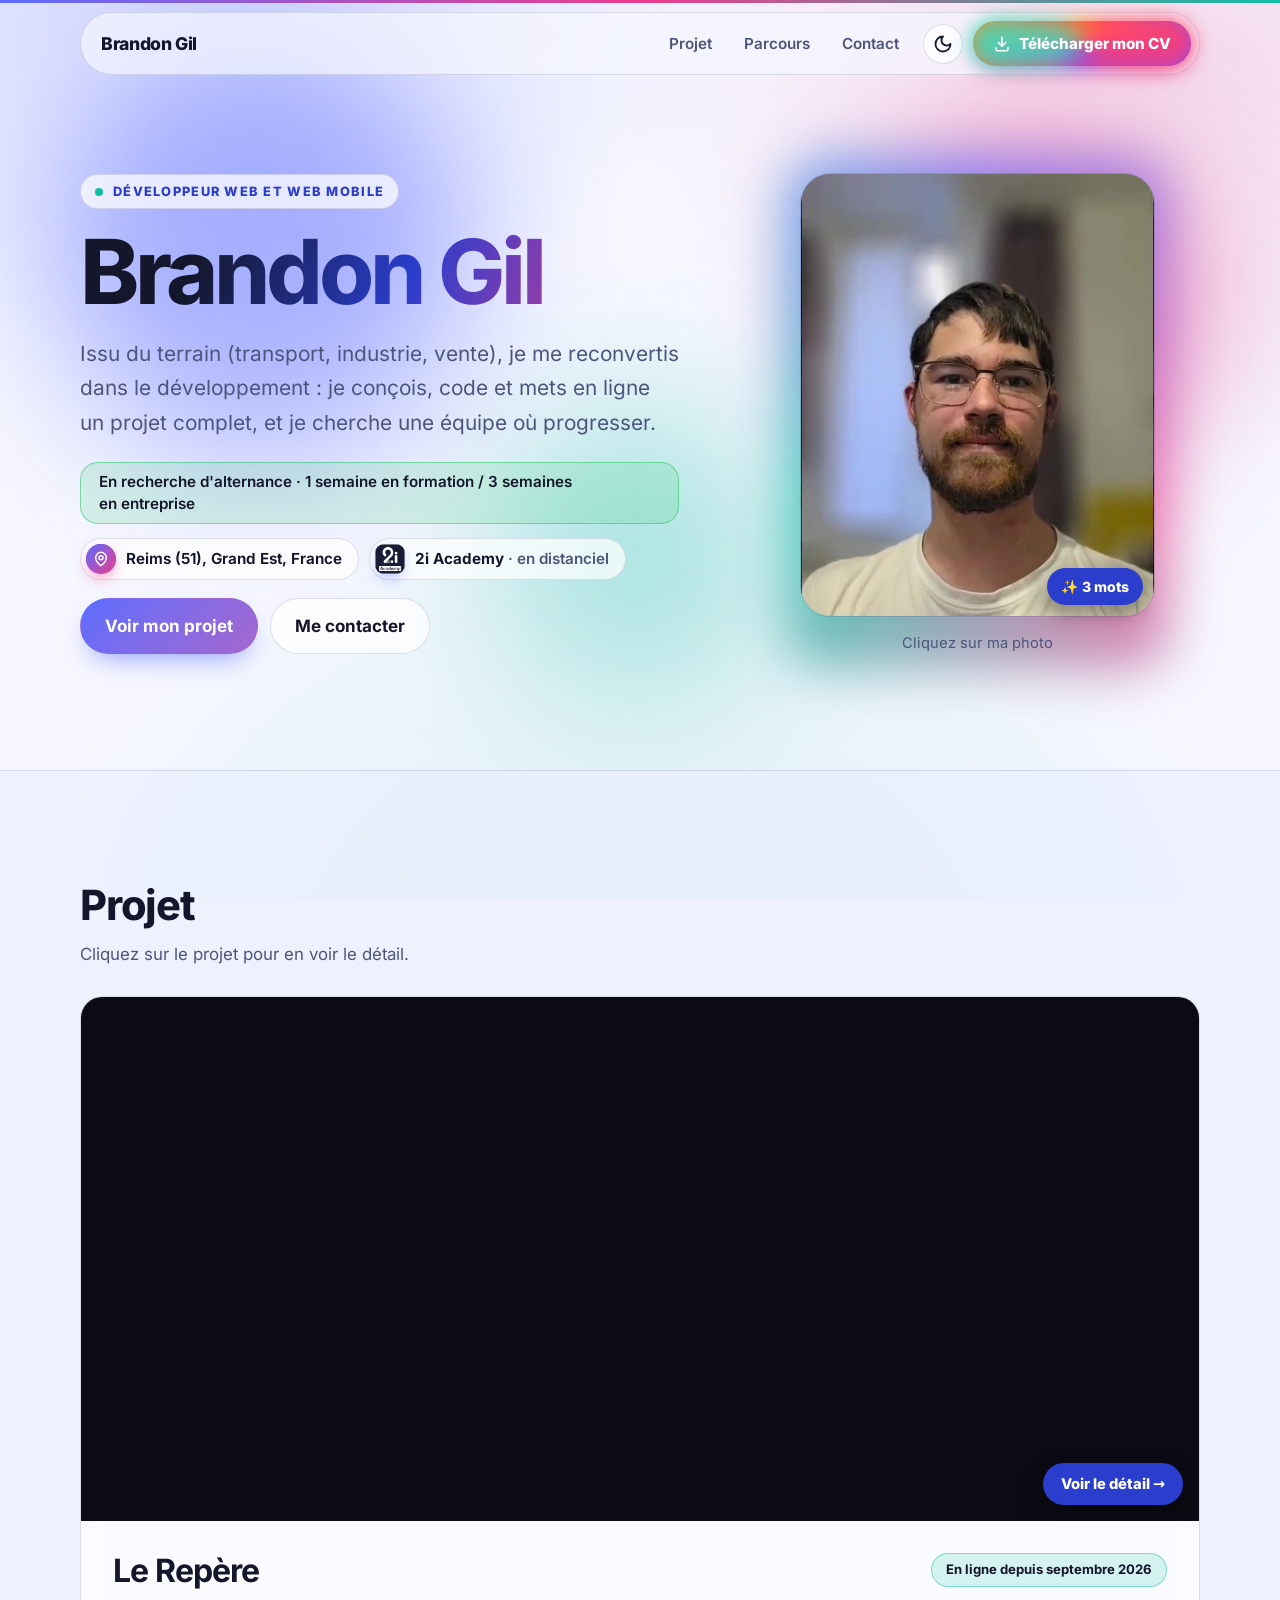
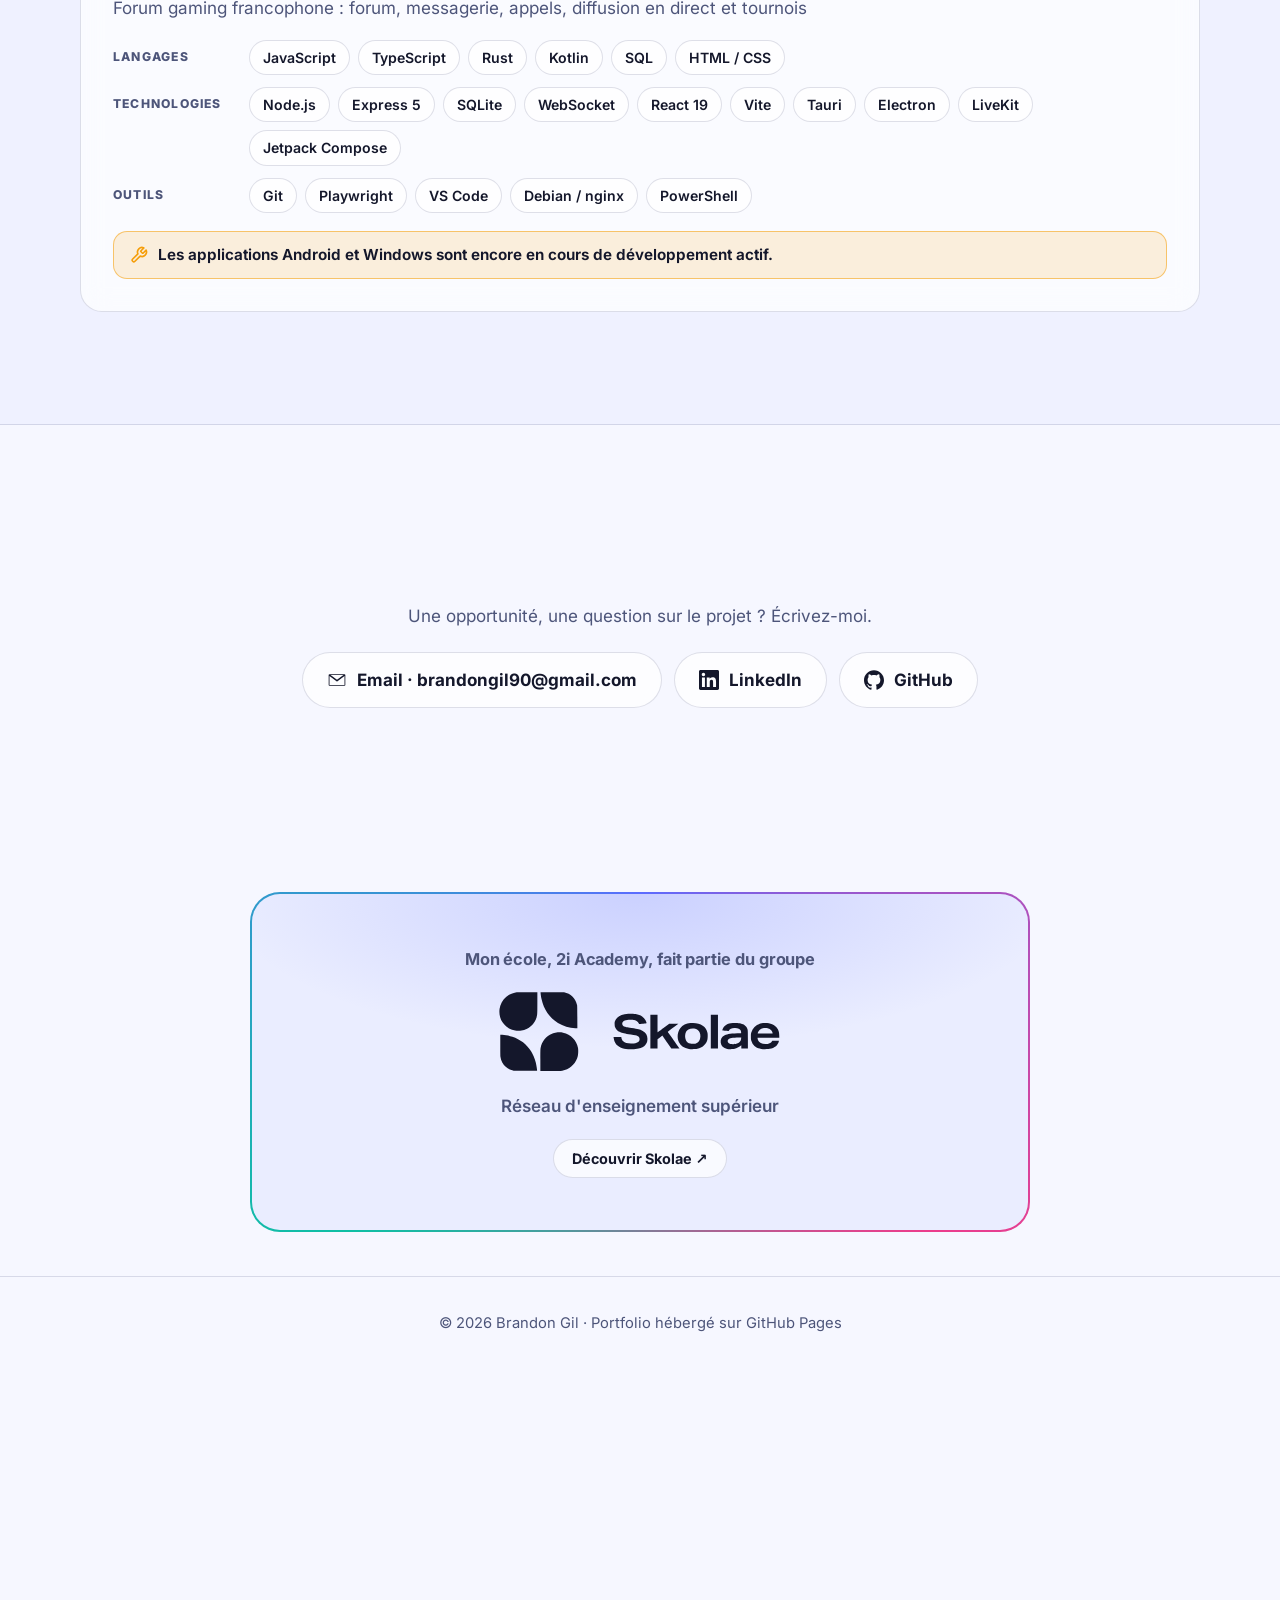
<file: index.html>
<!doctype html>
<html lang="fr">
<head>
  <meta charset="utf-8">
  <meta name="viewport" content="width=device-width, initial-scale=1, viewport-fit=cover">
  <meta http-equiv="Content-Security-Policy" content="default-src 'self'; script-src 'self'; style-src 'self'; img-src 'self' data:; font-src 'self'; connect-src 'self'; base-uri 'self'; form-action 'none'; object-src 'none'">
  <title>Brandon Gil — Développeur Web et Web Mobile</title>
  <meta name="description" content="Portfolio de Brandon Gil, en recherche d'alternance : Le Repère, forum gaming francophone avec messagerie, appels, live, tournois, applications Windows et Android (en cours de développement actif).">
  <meta name="color-scheme" content="dark light">
  <meta name="theme-color" content="#0b0e1a" media="(prefers-color-scheme: dark)">
  <meta name="theme-color" content="#f6f7ff" media="(prefers-color-scheme: light)">
  <link rel="canonical" href="https://brandon-gil.github.io/">
  <meta property="og:type" content="website">
  <meta property="og:locale" content="fr_FR">
  <meta property="og:title" content="Brandon Gil — Développeur Web et Web Mobile">
  <meta property="og:description" content="Portfolio de Brandon Gil, en recherche d'alternance : Le Repère, forum gaming francophone avec messagerie, appels, live, tournois, applications Windows et Android (en cours de développement actif).">
  <meta property="og:url" content="https://brandon-gil.github.io/">
  <meta property="og:image" content="https://brandon-gil.github.io/assets/og.jpg">
  <meta property="og:image:width" content="1200">
  <meta property="og:image:height" content="630">
  <meta name="twitter:card" content="summary_large_image">
  <link rel="icon" href="assets/favicon.svg" type="image/svg+xml">
  <link rel="preload" href="assets/fonts/Inter-latin-wght.woff2" as="font" type="font/woff2" crossorigin>
  <script src="theme.js"></script>
  <link rel="stylesheet" href="style.css?v=202610230958">
  <script type="application/ld+json">
  {"@context":"https://schema.org","@type":"Person","name":"Brandon Gil","jobTitle":"Développeur Web et Web Mobile (en recherche d'alternance)","url":"https://brandon-gil.github.io/","address":{"@type":"PostalAddress","addressLocality":"Reims","addressRegion":"Grand Est","addressCountry":"FR"},"sameAs":["https://github.com/brandon-gil","https://www.linkedin.com/in/brandon-gil-7746b1264"],"knowsAbout":["JavaScript","TypeScript","Node.js","React","Rust","Kotlin","SQLite","Playwright"]}
  </script>
</head>
<body data-page="accueil">
  <div class="progres" aria-hidden="true"></div>
  <a class="evitement" href="#contenu">Aller au contenu</a>

  <header class="barre">
    <div class="barre-interieur">
      <a class="marque" href="index.html" id="marque">Brandon Gil</a>
      <nav aria-label="Pages" class="menu">
        <a href="index.html#projets" data-nav="projet">Projet</a>
        <a href="parcours.html" data-nav="parcours">Parcours</a>
        <a href="index.html#contact" id="menu-contact" hidden>Contact</a>
      </nav>
      <button type="button" class="theme-bouton" id="theme-bouton" aria-label="Changer de thème"></button>
      <a class="cv-bouton" id="cv-bouton" hidden target="_blank" rel="noopener"></a>
    </div>
  </header>

  <main id="contenu">
    <section class="heros" id="haut" aria-labelledby="titre-nom">
      <div class="aurore" aria-hidden="true"><span></span><span></span><span></span></div>
      <div class="conteneur heros-grille">
        <div class="heros-texte">
          <p class="surtitre" id="titre-metier"></p>
          <h1 id="titre-nom"></h1>
          <p class="accroche" id="accroche"></p>
          <p class="dispo" id="dispo" hidden></p>
          <div class="infos-hero">
            <p class="lieu" id="lieu" hidden></p>
            <a class="ecole-puce" id="ecole-puce" hidden></a>
          </div>
          <div class="actions">
            <a class="bouton" href="#projets">Voir mon projet</a>
            <a class="bouton bouton-secondaire" href="#contact" id="cta-contact" hidden>Me contacter</a>
          </div>
        </div>
        <figure class="portrait">
          <button type="button" class="portrait-bouton" id="portrait-bouton" aria-expanded="false">
            <span class="retourne">
              <img id="photo" width="508" height="680" alt="" fetchpriority="high">
              <span class="mots-voile" id="mots-voile" aria-hidden="true"></span>
            </span>
            <span class="pastille" id="pastille" hidden>✨ 3 mots</span>
          </button>
          <figcaption class="portrait-aide" id="portrait-aide" hidden>Cliquez sur ma photo</figcaption>
        </figure>
      </div>
    </section>

    <section class="section section-alt" id="projets" aria-labelledby="titre-projets">
      <div class="conteneur">
        <h2 id="titre-projets">Projet</h2>
        <p class="aide intro-section">Cliquez sur le projet pour en voir le détail.</p>
        <div class="liste-projets" id="liste-projets"></div>
      </div>
    </section>

    <section class="section" id="contact" aria-labelledby="titre-contact" hidden>
      <div class="conteneur etroit centre">
        <h2 id="titre-contact">Contact</h2>
        <p class="aide">Une opportunité, une question sur le projet ? Écrivez-moi.</p>
        <ul class="contacts" id="liste-contacts"></ul>
      </div>
    </section>

    <noscript>
      <section class="section">
        <div class="conteneur etroit">
          <h2>Brandon Gil — Développeur Web et Web Mobile</h2>
          <p>Ce portfolio affiche son contenu avec JavaScript. En bref : en recherche d'alternance, auteur de <strong>Le Repère</strong>, un forum gaming francophone (forum, messagerie en temps réel, diffusion en direct, tournois ; applications Windows et Android en cours de développement actif).</p>
          <p><a href="https://xn--lerepre-forum-0gb.fr">Voir Le Repère en ligne</a></p>
        </div>
      </section>
    </noscript>
  </main>

  <section class="groupe" id="groupe" aria-label="Groupe d'appartenance de mon école" hidden>
    <div class="conteneur etroit"></div>
  </section>

  <footer class="pied">
    <div class="conteneur"><p>© <span id="annee"></span> <span id="pied-nom">Brandon Gil</span> · Portfolio hébergé sur GitHub Pages</p></div>
  </footer>

  <script type="module" src="app.js?v=202610230958"></script>
</body>
</html>
</file>
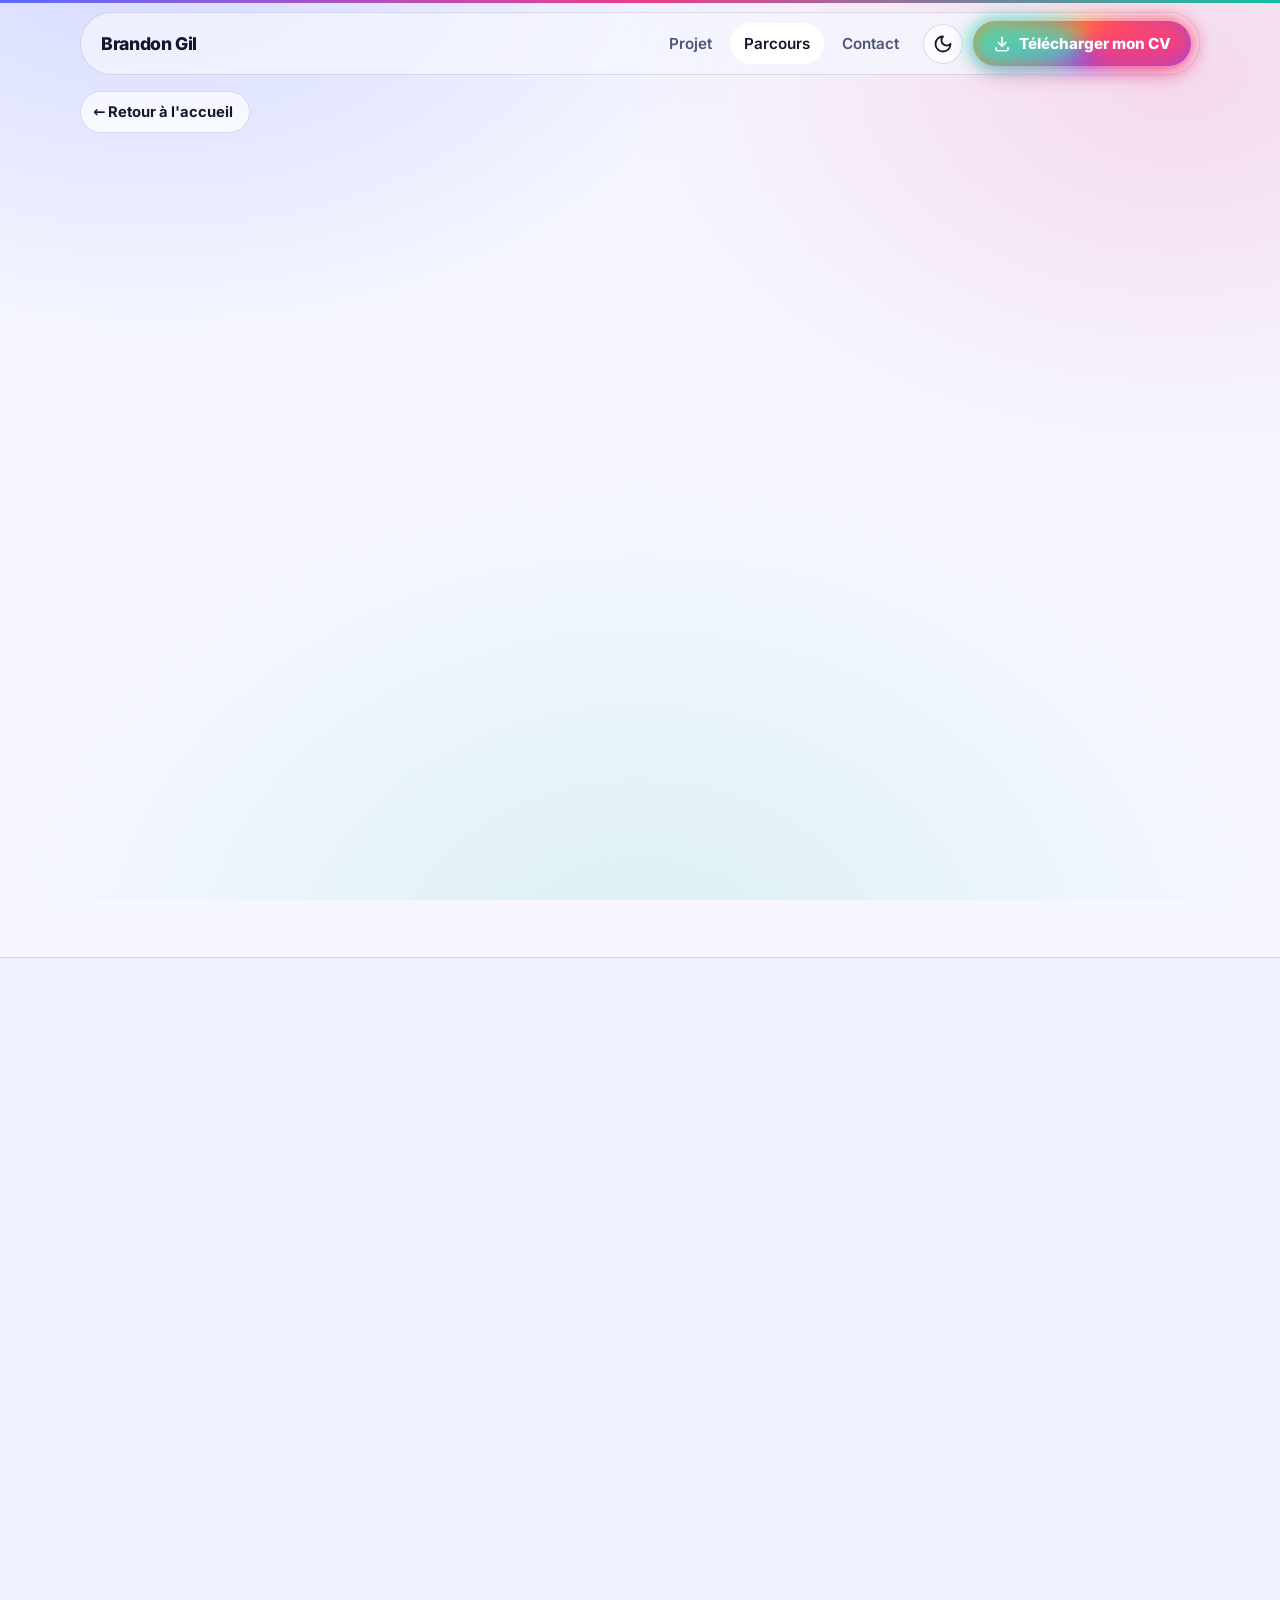
<file: parcours.html>
<!doctype html>
<html lang="fr">
<head>
  <meta charset="utf-8">
  <meta name="viewport" content="width=device-width, initial-scale=1, viewport-fit=cover">
  <meta http-equiv="Content-Security-Policy" content="default-src 'self'; script-src 'self'; style-src 'self'; img-src 'self' data:; font-src 'self'; connect-src 'self'; base-uri 'self'; form-action 'none'; object-src 'none'">
  <title>Parcours — Brandon Gil</title>
  <meta name="description" content="Parcours de Brandon Gil : à propos, compétences, formation (Titre Professionnel Développeur Web et Web Mobile) et expériences professionnelles.">
  <meta name="color-scheme" content="dark light">
  <meta name="theme-color" content="#0b0e1a" media="(prefers-color-scheme: dark)">
  <meta name="theme-color" content="#f6f7ff" media="(prefers-color-scheme: light)">
  <link rel="canonical" href="https://brandon-gil.github.io/parcours.html">
  <meta property="og:type" content="website">
  <meta property="og:locale" content="fr_FR">
  <meta property="og:title" content="Parcours — Brandon Gil">
  <meta property="og:description" content="Parcours de Brandon Gil : à propos, compétences, formation (Titre Professionnel Développeur Web et Web Mobile) et expériences professionnelles.">
  <meta property="og:url" content="https://brandon-gil.github.io/parcours.html">
  <meta property="og:image" content="https://brandon-gil.github.io/assets/og.jpg">
  <meta property="og:image:width" content="1200">
  <meta property="og:image:height" content="630">
  <meta name="twitter:card" content="summary_large_image">
  <link rel="icon" href="assets/favicon.svg" type="image/svg+xml">
  <link rel="preload" href="assets/fonts/Inter-latin-wght.woff2" as="font" type="font/woff2" crossorigin>
  <script src="theme.js"></script>
  <link rel="stylesheet" href="style.css?v=202610230958">
</head>
<body data-page="parcours">
  <div class="progres" aria-hidden="true"></div>
  <a class="evitement" href="#contenu">Aller au contenu</a>

  <header class="barre">
    <div class="barre-interieur">
      <a class="marque" href="index.html" id="marque">Brandon Gil</a>
      <nav aria-label="Pages" class="menu">
        <a href="index.html#projets" data-nav="projet">Projet</a>
        <a href="parcours.html" data-nav="parcours">Parcours</a>
        <a href="index.html#contact" id="menu-contact" hidden>Contact</a>
      </nav>
      <button type="button" class="theme-bouton" id="theme-bouton" aria-label="Changer de thème"></button>
      <a class="cv-bouton" id="cv-bouton" hidden target="_blank" rel="noopener"></a>
    </div>
  </header>

  <main id="contenu">
    <div class="conteneur"><a class="retour" href="index.html">← Retour à l'accueil</a></div>

    <section class="section" id="apropos" aria-labelledby="titre-apropos" hidden>
      <div class="conteneur etroit">
        <h1 class="titre-page" id="titre-apropos">À propos</h1>
        <div id="apropos-texte"></div>
        <div id="apropos-reserve"></div>
      </div>
    </section>

    <section class="section section-alt" id="competences" aria-labelledby="titre-competences">
      <div class="conteneur">
        <h2 id="titre-competences">Compétences</h2>
        <div class="grille-competences" id="liste-competences"></div>
      </div>
    </section>

    <section class="section" id="formations" aria-labelledby="titre-formations" hidden>
      <div class="conteneur etroit">
        <h2 id="titre-formations">Formation</h2>
        <ol class="parcours" id="liste-formations"></ol>
      </div>
    </section>

    <section class="section section-alt" id="parcours" aria-labelledby="titre-parcours" hidden>
      <div class="conteneur etroit">
        <h2 id="titre-parcours">Expérience professionnelle</h2>
        <ol class="parcours" id="liste-parcours"></ol>
      </div>
    </section>

    <section class="section" id="contact" aria-labelledby="titre-contact" hidden>
      <div class="conteneur etroit centre">
        <h2 id="titre-contact">Contact</h2>
        <p class="aide">Une opportunité d'alternance ? Écrivez-moi.</p>
        <ul class="contacts" id="liste-contacts"></ul>
      </div>
    </section>
  </main>

  <section class="groupe" id="groupe" aria-label="Groupe d'appartenance de mon école" hidden>
    <div class="conteneur etroit"></div>
  </section>

  <footer class="pied">
    <div class="conteneur"><p>© <span id="annee"></span> <span id="pied-nom">Brandon Gil</span> · Portfolio hébergé sur GitHub Pages</p></div>
  </footer>

  <script type="module" src="app.js?v=202610230958"></script>
</body>
</html>
</file>
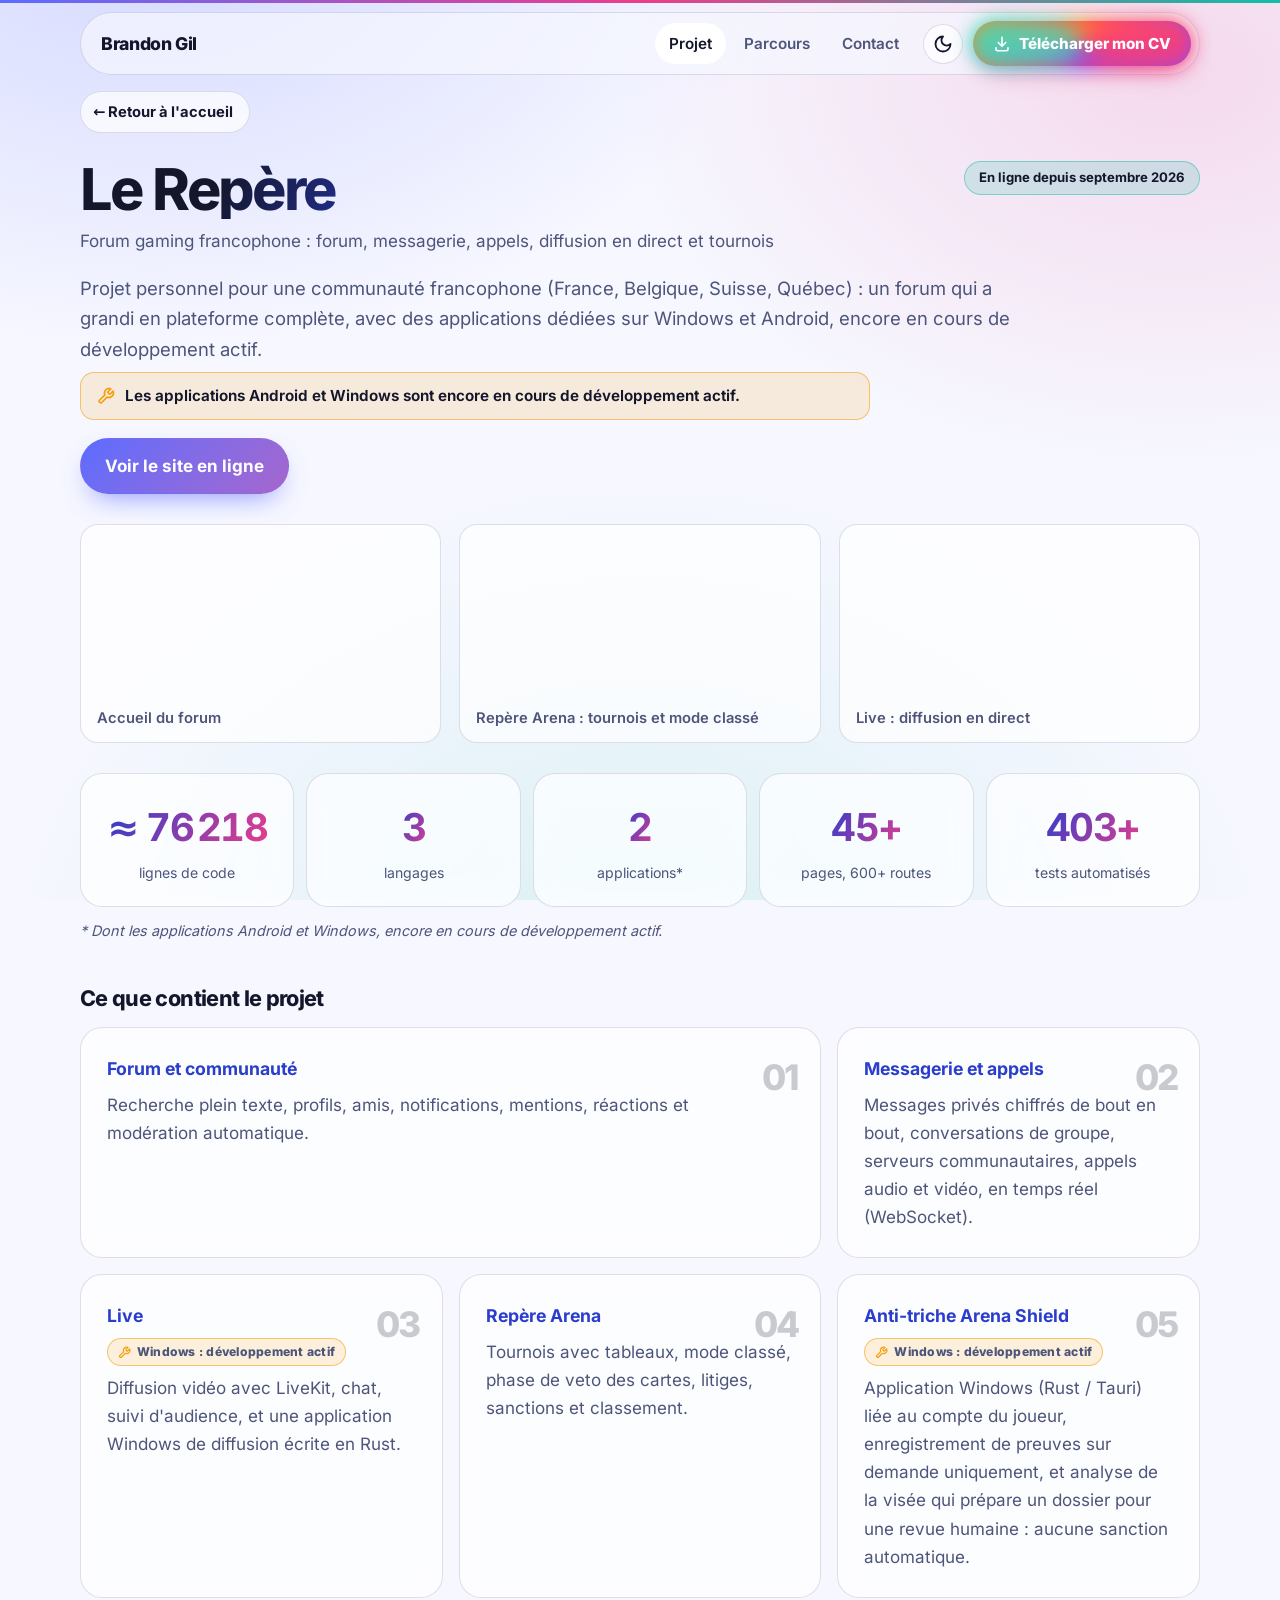
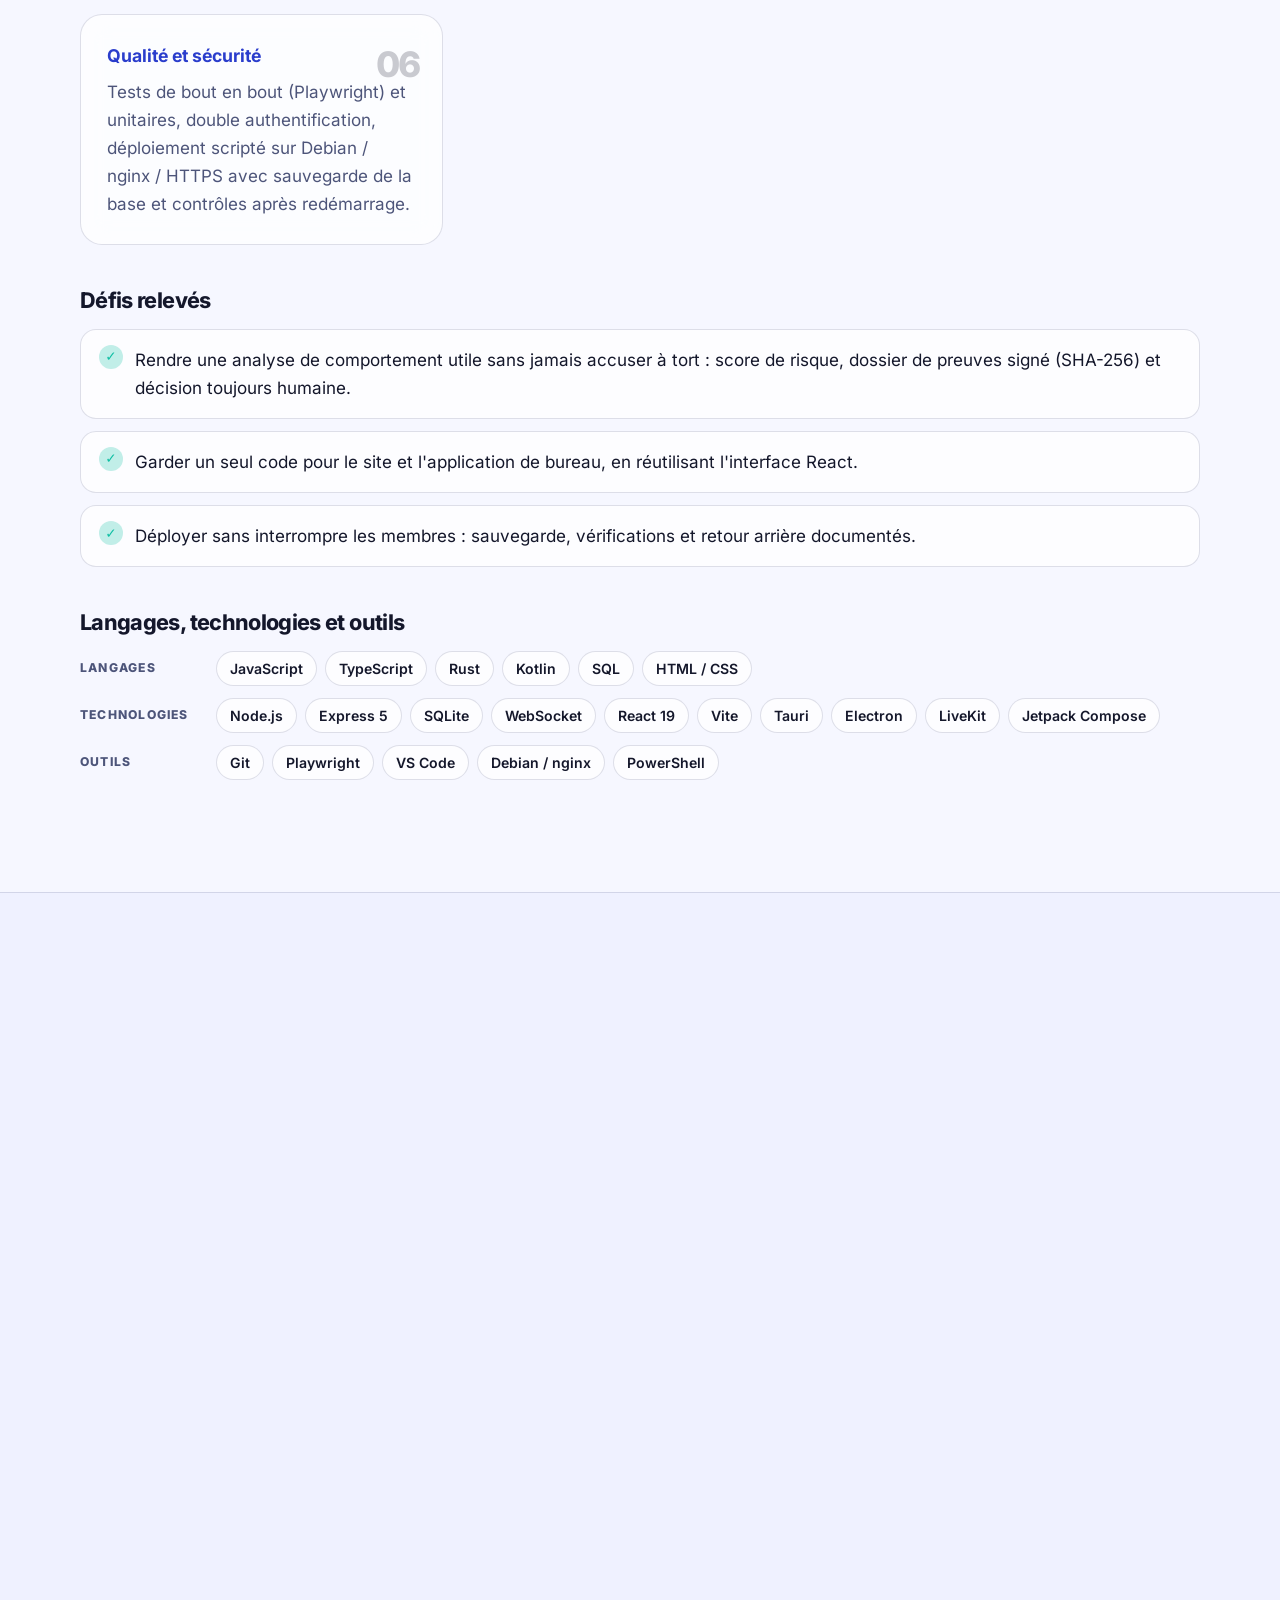
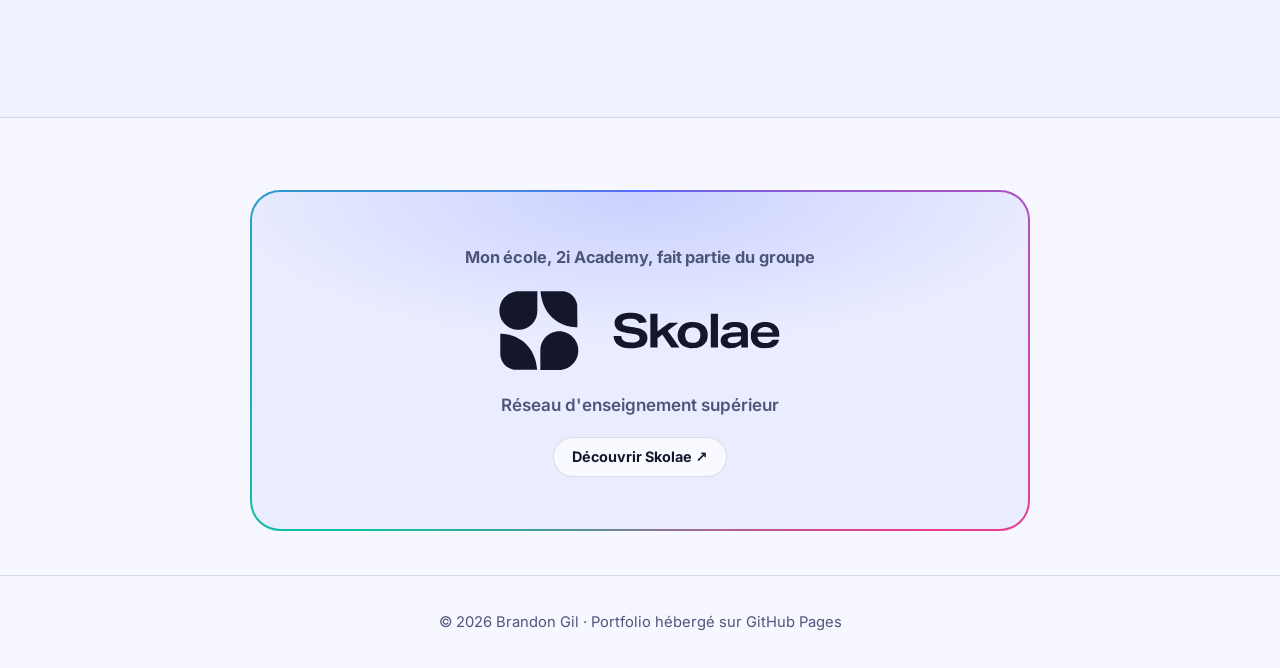
<file: projet.html>
<!doctype html>
<html lang="fr">
<head>
  <meta charset="utf-8">
  <meta name="viewport" content="width=device-width, initial-scale=1, viewport-fit=cover">
  <meta http-equiv="Content-Security-Policy" content="default-src 'self'; script-src 'self'; style-src 'self'; img-src 'self' data:; font-src 'self'; connect-src 'self'; base-uri 'self'; form-action 'none'; object-src 'none'">
  <title>Projet — Brandon Gil</title>
  <meta name="description" content="Détail du projet Le Repère de Brandon Gil : fonctionnalités, défis relevés, langages, technologies et outils.">
  <meta name="color-scheme" content="dark light">
  <meta name="theme-color" content="#0b0e1a" media="(prefers-color-scheme: dark)">
  <meta name="theme-color" content="#f6f7ff" media="(prefers-color-scheme: light)">
  <link rel="canonical" href="https://brandon-gil.github.io/projet.html?id=le-repere">
  <meta property="og:type" content="website">
  <meta property="og:locale" content="fr_FR">
  <meta property="og:title" content="Projet — Brandon Gil">
  <meta property="og:description" content="Détail du projet Le Repère de Brandon Gil : fonctionnalités, défis relevés, langages, technologies et outils.">
  <meta property="og:url" content="https://brandon-gil.github.io/projet.html?id=le-repere">
  <meta property="og:image" content="https://brandon-gil.github.io/assets/og.jpg">
  <meta property="og:image:width" content="1200">
  <meta property="og:image:height" content="630">
  <meta name="twitter:card" content="summary_large_image">
  <link rel="icon" href="assets/favicon.svg" type="image/svg+xml">
  <link rel="preload" href="assets/fonts/Inter-latin-wght.woff2" as="font" type="font/woff2" crossorigin>
  <script src="theme.js"></script>
  <link rel="stylesheet" href="style.css?v=202610230958">
</head>
<body data-page="projet">
  <div class="progres" aria-hidden="true"></div>
  <a class="evitement" href="#contenu">Aller au contenu</a>

  <header class="barre">
    <div class="barre-interieur">
      <a class="marque" href="index.html" id="marque">Brandon Gil</a>
      <nav aria-label="Pages" class="menu">
        <a href="index.html#projets" data-nav="projet">Projet</a>
        <a href="parcours.html" data-nav="parcours">Parcours</a>
        <a href="index.html#contact" id="menu-contact" hidden>Contact</a>
      </nav>
      <button type="button" class="theme-bouton" id="theme-bouton" aria-label="Changer de thème"></button>
      <a class="cv-bouton" id="cv-bouton" hidden target="_blank" rel="noopener"></a>
    </div>
  </header>

  <main id="contenu">
    <div class="conteneur"><a class="retour" href="index.html#projets">← Retour à l'accueil</a></div>
    <article class="section detail" id="detail-projet" aria-live="polite">
      <div class="conteneur"><p class="aide">Chargement du projet…</p></div>
    </article>

    <section class="section section-alt" id="contact" aria-labelledby="titre-contact" hidden>
      <div class="conteneur etroit centre">
        <h2 id="titre-contact">Contact</h2>
        <p class="aide">Une question sur ce projet ? Écrivez-moi.</p>
        <ul class="contacts" id="liste-contacts"></ul>
      </div>
    </section>
  </main>

  <section class="groupe" id="groupe" aria-label="Groupe d'appartenance de mon école" hidden>
    <div class="conteneur etroit"></div>
  </section>

  <footer class="pied">
    <div class="conteneur"><p>© <span id="annee"></span> <span id="pied-nom">Brandon Gil</span> · Portfolio hébergé sur GitHub Pages</p></div>
  </footer>

  <script type="module" src="app.js?v=202610230958"></script>
</body>
</html>
</file>
<file: style.css>
/* ==========================================================================
   Portfolio — design premium. CSS moderne avec repli : chaque fonction récente est
   protégée par @supports ou dégrade proprement (le contenu reste lisible partout).
   Couches : reset < jetons < base < composants < pages < effets
   ========================================================================== */
@layer reset, jetons, base, composants, pages, effets;

@font-face {
  font-family: "Inter Variable";
  src: url("assets/fonts/Inter-latin-wght.woff2") format("woff2");
  font-weight: 100 900;
  font-style: normal;
  font-display: swap;
}

/* Transitions entre pages (navigation multi-pages fluide) : l'en-tête reste en place, le contenu glisse. */
@view-transition { navigation: auto; }

/* Angle animable : sert aux bordures et halos « conic-gradient » qui tournent. */
@property --angle { syntax: "<angle>"; inherits: false; initial-value: 0deg; }

@layer reset {
  *, *::before, *::after { box-sizing: border-box; }
  * { margin: 0; }
  img, svg { display: block; max-width: 100%; }
  button, input { font: inherit; color: inherit; }
  ul, ol { padding: 0; list-style: none; }
  a { color: inherit; }
  [hidden] { display: none !important; }
}

@layer jetons {
  :root {
    /* Repli (thème sombre) pour les navigateurs sans light-dark() */
    --fond: #0b0e1a;
    --fond-2: #11162b;
    --surface: rgb(255 255 255 / .055);
    --surface-forte: rgb(255 255 255 / .1);
    --texte: #f2f4ff;
    --texte-doux: #aeb6d9;
    --bordure: rgb(255 255 255 / .12);
    --accent: #8fa3ff;
    --accent-fort: #b6c3ff;
    --accent-texte: #0b0e1a;
    --a1: #7c8cff;
    --a2: #ff5fa2;
    --a3: #35e0c4;
    --ombre: 0 30px 70px -30px rgb(0 0 0 / .7);
    --rayon: 22px;
    --police: "Inter Variable", ui-sans-serif, system-ui, -apple-system, "Segoe UI", Roboto, sans-serif;
    color-scheme: dark light;
  }
  @supports (color: light-dark(white, black)) {
    :root {
      --fond: light-dark(#f6f7ff, #0b0e1a);
      --fond-2: light-dark(#eaedff, #11162b);
      --surface: light-dark(rgb(255 255 255 / .72), rgb(255 255 255 / .055));
      --surface-forte: light-dark(rgb(255 255 255 / .95), rgb(255 255 255 / .1));
      --texte: light-dark(#14172b, #f2f4ff);
      --texte-doux: light-dark(#4d557a, #aeb6d9);
      --bordure: light-dark(rgb(28 36 90 / .14), rgb(255 255 255 / .12));
      --accent: light-dark(#3d52e8, #8fa3ff);
      --accent-fort: light-dark(#2a3dcc, #b6c3ff);
      --accent-texte: light-dark(#ffffff, #0b0e1a);
      --a1: light-dark(#5b6cff, #7c8cff);
      --a2: light-dark(#ec3d8c, #ff5fa2);
      --a3: light-dark(#0fbfa4, #35e0c4);
      --ombre: light-dark(0 30px 60px -30px rgb(40 50 120 / .35), 0 30px 70px -30px rgb(0 0 0 / .7));
    }
  }
  :root[data-theme="light"] { color-scheme: light; }
  :root[data-theme="dark"] { color-scheme: dark; }
}

@layer base {
  html { scroll-behavior: smooth; scroll-padding-top: 96px; -webkit-text-size-adjust: 100%; text-size-adjust: 100%; }
  body {
    min-height: 100dvh;
    background: var(--fond);
    color: var(--texte);
    font: 400 17px/1.65 var(--police);
    font-optical-sizing: auto;
    font-feature-settings: "cv11", "ss03";
    -webkit-font-smoothing: antialiased;
    text-wrap: pretty;
    overflow-x: clip;
  }
  h1, h2, h3, h4 { text-wrap: balance; line-height: 1.1; letter-spacing: -.03em; font-weight: 760; }
  :focus-visible { outline: 3px solid var(--accent); outline-offset: 3px; border-radius: 8px; }
  ::selection { background: color-mix(in oklab, var(--a1) 45%, transparent); }

  /* Fond « aurore » + grain : donne de la profondeur sans image lourde */
  body::before {
    content: ""; position: fixed; inset: 0; z-index: -2; pointer-events: none;
    background:
      radial-gradient(900px 600px at 12% -8%, color-mix(in oklab, var(--a1) 22%, transparent), transparent 70%),
      radial-gradient(800px 560px at 92% 8%, color-mix(in oklab, var(--a2) 16%, transparent), transparent 70%),
      radial-gradient(900px 700px at 50% 108%, color-mix(in oklab, var(--a3) 12%, transparent), transparent 70%),
      var(--fond);
  }
  body::after {
    content: ""; position: fixed; inset: 0; z-index: -1; pointer-events: none; opacity: .5; mix-blend-mode: overlay;
    background-image: url("data:image/svg+xml;utf8,<svg xmlns='http://www.w3.org/2000/svg' width='160' height='160'><filter id='n'><feTurbulence type='fractalNoise' baseFrequency='.9' numOctaves='2' stitchTiles='stitch'/><feColorMatrix values='0 0 0 0 1  0 0 0 0 1  0 0 0 0 1  0 0 0 .08 0'/></filter><rect width='100%' height='100%' filter='url(%23n)'/></svg>");
  }
}

@layer composants {
  .conteneur { width: min(1120px, 100% - 40px); margin-inline: auto; }
  .etroit { width: min(780px, 100% - 40px); }
  .centre { text-align: center; }
  .aide { color: var(--texte-doux); }
  .erreur { color: #ff6b6b; font-weight: 600; }

  .evitement { position: absolute; left: -999px; top: 10px; z-index: 100; padding: 10px 16px; border-radius: 12px; background: var(--accent); color: var(--accent-texte); font-weight: 700; }
  .evitement:focus { left: 10px; }

  /* Barre de progression de lecture (animation liée au défilement, si disponible) */
  .progres { display: none; }
  @supports (animation-timeline: scroll()) {
    .progres { display: block; position: fixed; inset: 0 0 auto 0; height: 3px; z-index: 60; transform-origin: 0 50%;
      background: linear-gradient(90deg, var(--a1), var(--a2), var(--a3)); animation: progres linear both; animation-timeline: scroll(root); }
    @keyframes progres { from { scale: 0 1; } to { scale: 1 1; } }
  }

  /* ---- En-tête : pilule flottante en verre dépoli ---- */
  .barre { position: sticky; top: 12px; z-index: 50; padding-inline: 12px; view-transition-name: entete; }
  .barre-interieur {
    width: min(1120px, 100%); margin-inline: auto; display: flex; align-items: center; gap: 10px; padding: 8px 8px 8px 20px; border-radius: 999px;
    background: color-mix(in oklab, var(--fond) 70%, transparent); border: 1px solid var(--bordure); box-shadow: var(--ombre);
    -webkit-backdrop-filter: blur(18px) saturate(160%); backdrop-filter: blur(18px) saturate(160%);
  }
  .marque { font-weight: 800; font-size: 1.1rem; letter-spacing: -.02em; text-decoration: none; }
  .menu { display: flex; gap: 4px; margin-left: auto; }
  .menu a { padding: 8px 14px; border-radius: 999px; color: var(--texte-doux); font-weight: 600; font-size: .95rem; text-decoration: none; transition: background .2s, color .2s;
    &:hover { background: var(--surface-forte); color: var(--texte); }
    &[aria-current="page"] { background: var(--surface-forte); color: var(--texte); }
  }
  .theme-bouton { display: grid; place-items: center; width: 40px; height: 40px; flex: none; border: 1px solid var(--bordure); border-radius: 50%; background: var(--surface); cursor: pointer; transition: transform .25s, background .2s;
    &:hover { background: var(--surface-forte); transform: rotate(18deg); }
  }

  /* ---- Bouton « Télécharger mon CV » : dégradé chaud, brillance qui balaie, halo rotatif ---- */
  .cv-bouton {
    position: relative; isolation: isolate; display: inline-flex; align-items: center; gap: 8px; flex: none; padding: 10px 20px; border-radius: 999px;
    color: #fff; font-weight: 800; font-size: .95rem; text-decoration: none; white-space: nowrap;
    background:
      linear-gradient(105deg, transparent 35%, rgb(255 255 255 / .8) 50%, transparent 65%) 200% 0 / 250% 100% no-repeat,
      linear-gradient(120deg, #ff8a1f, #ff3d71 55%, #7c4dff);
    box-shadow: 0 10px 26px -8px rgb(255 61 113 / .6);
    animation: brillance 3.2s ease-in-out infinite; transition: transform .25s ease, box-shadow .25s;
    &::before { content: ""; position: absolute; inset: -3px; z-index: -1; border-radius: inherit; filter: blur(9px); opacity: .85;
      background: conic-gradient(from var(--angle), #ff8a1f, #ff3d71, #7c4dff, #35e0c4, #ff8a1f); animation: tourne 4s linear infinite; }
    &:hover, &:focus-visible { transform: translateY(-2px) scale(1.05); box-shadow: 0 16px 34px -8px rgb(255 61 113 / .8); }
    &:focus-visible { outline: 3px solid #fff; outline-offset: 3px; }
    & svg { flex: none; animation: rebond 2.4s ease-in-out infinite; }
  }
  .cv-court { display: none; }
  @keyframes brillance { 0% { background-position: 200% 0, 0 0; } 55%, 100% { background-position: -100% 0, 0 0; } }
  @keyframes tourne { to { --angle: 360deg; } }
  @keyframes rebond { 0%, 60%, 100% { translate: 0 0; } 30% { translate: 0 3px; } }

  /* ---- Boutons ---- */
  .bouton {
    display: inline-flex; align-items: center; justify-content: center; gap: 10px; padding: 13px 24px; border: 1.5px solid transparent; border-radius: 999px; cursor: pointer;
    background: linear-gradient(135deg, var(--a1), color-mix(in oklab, var(--a1) 55%, var(--a2))); color: #fff; font-weight: 700; text-decoration: none;
    box-shadow: 0 12px 28px -12px color-mix(in oklab, var(--a1) 80%, transparent); transition: transform .2s ease, box-shadow .2s ease, background .2s;
    &:hover { transform: translateY(-2px); box-shadow: 0 18px 34px -12px color-mix(in oklab, var(--a1) 90%, transparent); }
    &.bouton-secondaire { background: var(--surface); border-color: var(--bordure); color: var(--texte); box-shadow: none;
      -webkit-backdrop-filter: blur(10px); backdrop-filter: blur(10px);
      &:hover { background: var(--surface-forte); border-color: color-mix(in oklab, var(--accent) 60%, var(--bordure)); }
    }
  }
  .bouton-icone svg { flex: none; }
  .actions { display: flex; flex-wrap: wrap; gap: 12px; margin-top: 8px; }

  /* ---- Étiquettes ---- */
  .etiquettes { display: flex; flex-wrap: wrap; gap: 8px; }
  .etiquettes li { padding: 5px 13px; border-radius: 999px; background: var(--surface); border: 1px solid var(--bordure); font-size: .88rem; font-weight: 600; transition: border-color .2s, transform .2s;
    &:hover { border-color: var(--accent); transform: translateY(-1px); }
  }
  .badge { padding: 5px 14px; border-radius: 999px; background: color-mix(in oklab, var(--a3) 16%, transparent); border: 1px solid color-mix(in oklab, var(--a3) 45%, transparent); font-size: .82rem; font-weight: 700; white-space: nowrap; }

  /* ---- Cartes en verre avec halo qui suit le curseur (--mx / --my posés en JS) ---- */
  .verre { position: relative; border: 1px solid var(--bordure); border-radius: var(--rayon); background: var(--surface); box-shadow: var(--ombre);
    -webkit-backdrop-filter: blur(14px) saturate(140%); backdrop-filter: blur(14px) saturate(140%);
    &::before { content: ""; position: absolute; inset: 0; border-radius: inherit; pointer-events: none; opacity: 0; transition: opacity .3s;
      background: radial-gradient(420px circle at var(--mx, 50%) var(--my, 0%), color-mix(in oklab, var(--a1) 24%, transparent), transparent 62%); }
    &:hover::before { opacity: 1; }
  }

  /* ---- Menu e-mail : élément natif [popover] ancré au bouton (anchor positioning), sinon feuille centrée ---- */
  .menu-email { position: relative; display: inline-block; }
  .menu-email-liste {
    min-width: 250px; padding: 8px; border: 1px solid var(--bordure); border-radius: 18px; color: var(--texte); background: color-mix(in oklab, var(--fond-2) 92%, transparent);
    box-shadow: var(--ombre); -webkit-backdrop-filter: blur(20px); backdrop-filter: blur(20px); text-align: left;
    opacity: 0; scale: .96; transition: opacity .2s, scale .2s, overlay .2s allow-discrete, display .2s allow-discrete;
    &:popover-open { opacity: 1; scale: 1; }
    & a, & button { display: block; width: 100%; padding: 11px 14px; border: 0; border-radius: 12px; background: transparent; font-weight: 600; text-align: left; text-decoration: none; cursor: pointer;
      &:hover, &:focus-visible { background: var(--surface-forte); } }
  }
  @starting-style { .menu-email-liste:popover-open { opacity: 0; scale: .96; } }
  @supports (anchor-name: --a) {
    .menu-email > button { anchor-name: --email; }
    .menu-email-liste { position-anchor: --email; inset: auto; margin: 0; top: calc(anchor(bottom) + 10px); left: anchor(center); translate: -50% 0; position-try-fallbacks: flip-block; }
  }
  /* Repli sans popover : le menu est un bloc positionné sous le bouton */
  .menu-email-liste:not([popover]) { position: absolute; z-index: 10; left: 50%; top: calc(100% + 10px); translate: -50% 0; opacity: 1; scale: 1; }

  /* ---- Visionneuse d'images : <dialog> natif ---- */
  .lightbox { width: min(1200px, 94vw); max-height: 92dvh; padding: 0; border: 1px solid var(--bordure); border-radius: 22px; background: var(--fond-2); color: var(--texte); overflow: hidden;
    opacity: 0; scale: .96; transition: opacity .3s, scale .3s, overlay .3s allow-discrete, display .3s allow-discrete;
    &[open] { opacity: 1; scale: 1; }
    &::backdrop { background: rgb(4 6 16 / .72); -webkit-backdrop-filter: blur(10px); backdrop-filter: blur(10px); opacity: 0; transition: opacity .3s, overlay .3s allow-discrete, display .3s allow-discrete; }
    &[open]::backdrop { opacity: 1; }
    & figure { display: grid; }
    & img { width: 100%; max-height: 78dvh; padding: 18px; object-fit: contain; background: radial-gradient(80% 70% at 50% 40%, color-mix(in oklab, var(--a1) 18%, var(--fond-2)), var(--fond-2)); }
    & figcaption { padding: 14px 20px; color: var(--texte-doux); font-weight: 600; }
  }
  @starting-style { .lightbox[open] { opacity: 0; scale: .96; } .lightbox[open]::backdrop { opacity: 0; } }
  .lb-bouton { position: absolute; top: 50%; display: grid; place-items: center; width: 46px; height: 46px; border: 1px solid var(--bordure); border-radius: 50%; cursor: pointer; translate: 0 -50%;
    background: color-mix(in oklab, var(--fond) 75%, transparent); -webkit-backdrop-filter: blur(8px); backdrop-filter: blur(8px);
    &:hover { background: var(--surface-forte); }
    &.lb-precedent { left: 14px; } &.lb-suivant { right: 14px; } &.lb-fermer { top: 14px; right: 14px; translate: none; }
  }
}

@layer pages {
  .section { padding-block: clamp(56px, 9vw, 112px); content-visibility: auto; contain-intrinsic-size: auto 600px; }
  .section-alt { background: color-mix(in oklab, var(--fond-2) 55%, transparent); border-block: 1px solid var(--bordure); }
  h2 { font-size: clamp(1.8rem, 4vw, 2.6rem); margin-bottom: 18px; }
  h3 { font-size: 1.15rem; }
  .intro-section { margin: -6px 0 28px; font-size: 1.05rem; }
  .titre-page { font-size: clamp(2.2rem, 6vw, 3.6rem); margin-bottom: 8px; }
  .sous-titre { margin: 44px 0 16px; font-size: 1.35rem; }

  /* ---- Accueil : en-tête héros ---- */
  .heros { position: relative; padding-block: clamp(48px, 9vw, 110px) clamp(56px, 9vw, 120px); }
  .aurore { position: absolute; inset: -10% 0 0; z-index: -1; pointer-events: none; overflow: clip; }
  .aurore span { position: absolute; border-radius: 50%; filter: blur(70px); opacity: .5; animation: flotte 16s ease-in-out infinite alternate; }
  .aurore span:nth-child(1) { width: 420px; height: 420px; left: 4%; top: 6%; background: var(--a1); }
  .aurore span:nth-child(2) { width: 360px; height: 360px; right: 6%; top: 18%; background: var(--a2); animation-delay: -6s; }
  .aurore span:nth-child(3) { width: 300px; height: 300px; left: 38%; top: 52%; background: var(--a3); opacity: .3; animation-delay: -11s; }
  @keyframes flotte { to { translate: 40px -30px; scale: 1.15; } }
  .heros-grille { display: grid; grid-template-columns: 1.35fr 1fr; gap: clamp(28px, 6vw, 80px); align-items: center; }
  .surtitre { display: inline-flex; align-items: center; gap: 10px; margin-bottom: 18px; padding: 6px 14px; border-radius: 999px; border: 1px solid var(--bordure); background: var(--surface); color: var(--accent-fort); font-size: .8rem; font-weight: 800; letter-spacing: .1em; text-transform: uppercase;
    &::before { content: ""; width: 8px; height: 8px; border-radius: 50%; background: var(--a3); box-shadow: 0 0 0 0 color-mix(in oklab, var(--a3) 70%, transparent); animation: ping 2s ease-out infinite; }
  }
  @keyframes ping { to { box-shadow: 0 0 0 10px transparent; } }
  h1 { margin-bottom: 20px; font-size: clamp(2.9rem, 8.5vw, 5.6rem); line-height: 1; letter-spacing: -.045em; color: var(--texte);
    @supports (background-clip: text) or (-webkit-background-clip: text) {
      background: linear-gradient(110deg, var(--texte) 20%, var(--accent-fort) 55%, var(--a2)); -webkit-background-clip: text; background-clip: text; -webkit-text-fill-color: transparent; color: transparent;
    }
  }
  .accroche { max-width: 36em; margin-bottom: 22px; color: var(--texte-doux); font-size: clamp(1.08rem, 2vw, 1.3rem); }
  .dispo { display: inline-block; max-width: 100%; margin-bottom: 14px; padding: 8px 18px; border-radius: 18px; line-height: 1.45; font-weight: 600; font-size: .95rem; background: color-mix(in oklab, #22c55e 15%, transparent); border: 1px solid color-mix(in oklab, #22c55e 50%, transparent); }
  /* Puce de localisation : épingle dans une pastille en dégradé, onde « radar » qui pulse, verre dépoli */
  .infos-hero { display: flex; flex-wrap: wrap; gap: 10px; margin-bottom: 18px; }
  .lieu, .ecole-puce { display: inline-flex; align-items: center; gap: 10px; margin: 0; padding: 5px 16px 5px 5px; color: inherit; text-decoration: none; border: 1px solid var(--bordure); border-radius: 999px; background: var(--surface); color: var(--texte); font-weight: 650; font-size: .95rem;
    -webkit-backdrop-filter: blur(10px); backdrop-filter: blur(10px); }
  .lieu-icone { position: relative; isolation: isolate; display: grid; place-items: center; width: 30px; height: 30px; flex: none; border-radius: 50%; color: #fff;
    background: linear-gradient(135deg, var(--a1), var(--a2)); box-shadow: 0 6px 16px -4px color-mix(in oklab, var(--a2) 70%, transparent);
    &::before { content: ""; position: absolute; inset: 0; z-index: -1; border-radius: inherit; background: inherit; animation: onde 2.6s ease-out infinite; }
    & svg { animation: flotte-epingle 3s ease-in-out infinite; }
  }
  .ecole-puce:is(a) { transition: border-color .2s, background .2s, transform .2s; }
  .ecole-puce:is(a):hover { border-color: var(--accent); background: var(--surface-forte); transform: translateY(-2px); }
  .ecole-logo { display: block; width: 30px; height: 30px; flex: none; overflow: hidden; border-radius: 9px; background: #181c34; box-shadow: 0 6px 16px -6px rgb(40 60 255 / .6); }
  .ecole-logo img { width: 100%; height: 100%; object-fit: cover; }
  .ecole-precision { color: var(--texte-doux); font-weight: 600; }
  @keyframes onde { 0% { scale: 1; opacity: .55; } 80%, 100% { scale: 2.1; opacity: 0; } }
  @keyframes flotte-epingle { 0%, 100% { translate: 0 0; } 50% { translate: 0 -1.5px; } }
  .heros-texte > * { animation: entree .9s cubic-bezier(.2, .7, .2, 1) both; }
  .heros-texte > :nth-child(2) { animation-delay: .08s; } .heros-texte > :nth-child(3) { animation-delay: .16s; } .heros-texte > :nth-child(4) { animation-delay: .24s; }
  .heros-texte > :nth-child(5) { animation-delay: .32s; } .heros-texte > :nth-child(6) { animation-delay: .4s; }
  @keyframes entree { from { opacity: 0; translate: 0 26px; filter: blur(8px); } }

  /* Photo : halo rotatif, inclinaison 3D qui suit le curseur (--rx/--ry en JS), retournement au clic */
  .portrait { position: relative; justify-self: center; width: min(380px, 80%); transform: perspective(1100px) rotateX(var(--rx, 0deg)) rotateY(var(--ry, 0deg)); transition: transform .25s ease-out; animation: entree 1s .2s cubic-bezier(.2, .7, .2, 1) both; }
  .portrait::before { content: ""; position: absolute; inset: -14px; z-index: -1; border-radius: 40px; filter: blur(26px); opacity: .7; background: conic-gradient(from var(--angle), var(--a1), var(--a2), var(--a3), var(--a1)); animation: tourne 8s linear infinite; }
  .portrait-bouton { position: relative; display: block; width: 100%; padding: 0; border: 0; border-radius: 30px; background: none; cursor: pointer; perspective: 1400px; &.sans-mots { cursor: default; } }
  .portrait-bouton:focus-visible { outline: 3px solid var(--accent); outline-offset: 6px; }
  .retourne { position: relative; display: block; transform-style: preserve-3d; transition: transform .9s cubic-bezier(.45, .05, .2, 1); }
  .portrait-bouton.ouvert .retourne { transform: rotateY(180deg); }
  .portrait img { width: 100%; height: auto; aspect-ratio: 4 / 5; object-fit: cover; object-position: 50% 28%; border-radius: 30px; border: 1px solid var(--bordure); box-shadow: var(--ombre); backface-visibility: hidden; -webkit-backface-visibility: hidden; }
  .mots-voile { position: absolute; inset: 0; display: flex; flex-direction: column; justify-content: center; gap: 18px; padding: 24px; border-radius: 30px; color: #fff; text-align: left; transform: rotateY(180deg); backface-visibility: hidden; -webkit-backface-visibility: hidden;
    background: radial-gradient(120% 90% at 0% 0%, #4a5bff, transparent 60%), radial-gradient(120% 90% at 100% 100%, #ff4f9a, transparent 60%), #10152e; border: 1px solid rgb(255 255 255 / .18); box-shadow: var(--ombre); }
  .mot { display: block; opacity: 0; translate: 0 10px; transition: opacity .4s ease, translate .4s ease; }
  .portrait-bouton.ouvert .mot { opacity: 1; translate: 0 0; transition-delay: calc(var(--i) * .14s + .45s); }
  .mot-titre { display: block; font-size: clamp(1.4rem, 3vw, 1.9rem); line-height: 1.15; letter-spacing: -.02em; }
  .mot-preuve { display: block; margin-top: 4px; font-size: .88rem; line-height: 1.4; color: rgb(255 255 255 / .86); }
  .mot:not(:last-child)::after { content: ""; display: block; width: 36px; height: 3px; margin-top: 14px; border-radius: 3px; background: rgb(255 255 255 / .45); }
  .pastille { position: absolute; right: 12px; bottom: 12px; padding: 7px 14px; border-radius: 999px; font-size: .88rem; font-weight: 800; color: var(--accent-texte); background: var(--accent-fort); box-shadow: 0 8px 20px rgb(0 0 0 / .35); animation: pulse 2.4s ease-in-out infinite; }
  @keyframes pulse { 50% { scale: 1.07; } }
  .portrait-aide { margin-top: 14px; text-align: center; color: var(--texte-doux); font-size: .92rem; }

  /* ---- Carte du projet (requête de conteneur : la mise en page s'adapte à sa propre largeur) ---- */
  .liste-projets { display: grid; gap: 26px; }
  .projet-carte { container-type: inline-size; display: block; overflow: hidden; color: inherit; text-decoration: none; transition: transform .3s ease, border-color .3s ease;
    &:hover, &:focus-visible { transform: translateY(-5px); border-color: color-mix(in oklab, var(--accent) 60%, var(--bordure)); } }
  .projet-vignette { position: relative; display: block; overflow: hidden; background: #0c0a14; }
  .projet-vignette img { width: 100%; height: auto; aspect-ratio: 1280 / 600; object-fit: cover; transition: scale .6s ease; view-transition-name: vignette-projet; }
  .projet-carte:hover .projet-vignette img { scale: 1.05; }
  .projet-voir { position: absolute; right: 16px; bottom: 16px; padding: 9px 18px; border-radius: 999px; background: var(--accent-fort); color: var(--accent-texte); font-weight: 800; font-size: .92rem; box-shadow: 0 10px 24px rgb(0 0 0 / .4); transition: translate .3s ease; }
  .projet-carte:hover .projet-voir { translate: -4px 0; }
  .projet-corps { display: grid; gap: 18px; padding: clamp(20px, 3.4vw, 32px); }
  .projet-entete { display: flex; flex-wrap: wrap; justify-content: space-between; gap: 12px; align-items: flex-start; }
  .projet-nom { display: block; font-size: clamp(1.5rem, 3.4vw, 2rem); letter-spacing: -.03em; line-height: 1.15; }
  .projet-sous { display: block; margin-top: 4px; color: var(--texte-doux); }
  .stack { display: grid; gap: 12px; }
  .stack-groupe { display: grid; grid-template-columns: 124px 1fr; gap: 12px; align-items: start; }
  .stack-titre { padding-top: 7px; color: var(--texte-doux); font-size: .76rem; font-weight: 800; letter-spacing: .1em; text-transform: uppercase; }
  @container (max-width: 560px) { .stack-groupe { grid-template-columns: 1fr; gap: 4px; } .stack-titre { padding-top: 0; } }

  /* Mention « en cours de développement actif » : ambre, bien visible, sur la carte et la page de détail */
  .note-dev { display: flex; align-items: flex-start; gap: 10px; margin: 0; padding: 12px 16px; border-radius: 14px; border: 1px solid color-mix(in oklab, #f59e0b 55%, transparent); background: color-mix(in oklab, #f59e0b 14%, transparent); color: var(--texte); font-weight: 650; font-size: .95rem; line-height: 1.45; }
  .note-dev svg { flex: none; margin-top: 2px; color: #f59e0b; }
  .note-dev-detail { margin: 6px 0 18px; max-width: 52em; }
  .note-chiffres { margin: 4px 0 8px; color: var(--texte-doux); font-size: .9rem; font-style: italic; }
  .badge-dev { display: inline-flex; align-items: center; gap: 6px; width: fit-content; padding: 3px 10px; border-radius: 999px; border: 1px solid color-mix(in oklab, #f59e0b 55%, transparent); background: color-mix(in oklab, #f59e0b 14%, transparent); font-size: .76rem; font-weight: 800; letter-spacing: .02em; }
  .badge-dev svg { color: #f59e0b; }

  /* ---- Page de détail ---- */
  .retour { display: inline-flex; align-items: center; gap: 8px; margin-top: 28px; padding: 8px 16px 8px 12px; border-radius: 999px; border: 1px solid var(--bordure); background: var(--surface); font-weight: 700; font-size: .92rem; text-decoration: none; transition: background .2s, translate .2s;
    &:hover { background: var(--surface-forte); translate: -3px 0; } }
  .detail { padding-top: 28px; content-visibility: visible; }
  .detail-entete { display: flex; flex-wrap: wrap; justify-content: space-between; gap: 14px; align-items: flex-start; }
  .projet-resume { max-width: 52em; margin: 18px 0 8px; font-size: 1.15rem; color: var(--texte-doux); }
  .galerie { display: grid; grid-template-columns: repeat(auto-fit, minmax(300px, 1fr)); gap: 18px; margin-block: 30px; }
  .galerie-vignette { overflow: hidden; border-radius: 18px; border: 1px solid var(--bordure); background: var(--surface); box-shadow: var(--ombre); }
  .galerie-vignette:first-child img { view-transition-name: vignette-projet; }
  .galerie-ouvrir { display: block; width: 100%; padding: 0; border: 0; background: none; cursor: zoom-in; overflow: hidden; }
  .galerie-ouvrir img { width: 100%; height: auto; aspect-ratio: 1280 / 600; object-fit: cover; transition: scale .5s ease; }
  .galerie-ouvrir:hover img { scale: 1.05; }
  .galerie-vignette figcaption { padding: 12px 16px; color: var(--texte-doux); font-size: .92rem; font-weight: 600; }
  .chiffres { display: grid; grid-template-columns: repeat(auto-fit, minmax(150px, 1fr)); gap: 12px; margin-block: 8px 12px; }
  .chiffre { display: grid; justify-items: center; gap: 2px; padding: 22px 12px; text-align: center; }
  .chiffre strong { font-size: clamp(1.7rem, 4vw, 2.4rem); letter-spacing: -.04em; font-variant-numeric: tabular-nums; color: var(--accent-fort);
    @supports (background-clip: text) or (-webkit-background-clip: text) {
      background: linear-gradient(120deg, var(--accent-fort), var(--a2)); -webkit-background-clip: text; background-clip: text; -webkit-text-fill-color: transparent; color: transparent;
    }
  }
  .chiffre span { color: var(--texte-doux); font-size: .88rem; }
  .points { display: grid; grid-template-columns: repeat(auto-fit, minmax(290px, 1fr)); gap: 16px; counter-reset: p; }
  .point { counter-increment: p; display: grid; align-content: start; gap: 8px; padding: 26px;
    &::after { content: counter(p, decimal-leading-zero); position: absolute; top: 20px; right: 22px; color: color-mix(in oklab, var(--texte) 22%, transparent); font-size: 2.2rem; font-weight: 800; letter-spacing: -.05em; }
    & strong { padding-right: 52px; color: var(--accent-fort); font-size: 1.1rem; }
    & span { color: var(--texte-doux); }
  }
  .point:first-child { grid-column: span 2; }
  @media (max-width: 700px) { .point:first-child { grid-column: auto; } }
  .defis { display: grid; gap: 12px; }
  .defis li { position: relative; padding: 16px 20px 16px 54px; border-radius: 16px; border: 1px solid var(--bordure); background: var(--surface);
    &::before { content: "✓"; position: absolute; left: 18px; top: 15px; display: grid; place-items: center; width: 24px; height: 24px; border-radius: 50%; background: color-mix(in oklab, var(--a3) 25%, transparent); color: var(--a3); font-weight: 900; font-size: .85rem; } }

  /* ---- Parcours : compétences, frise chronologique ---- */
  .grille-competences { display: grid; grid-template-columns: repeat(auto-fit, minmax(250px, 1fr)); gap: 16px; }
  .carte { container-type: inline-size; padding: 24px; }
  .carte h3 { margin-bottom: 14px; }
  .parcours { position: relative; display: grid; gap: 26px; padding-left: 30px;
    &::before { content: ""; position: absolute; left: 6px; top: 8px; bottom: 8px; width: 2px; border-radius: 2px; background: linear-gradient(var(--a1), var(--a2), var(--a3)); opacity: .7; } }
  .etape { position: relative; display: grid; grid-template-columns: 205px 1fr; gap: 18px;
    &::before { content: ""; position: absolute; left: -30px; top: 8px; width: 14px; height: 14px; border-radius: 50%; background: var(--fond); border: 3px solid var(--a1); box-shadow: 0 0 0 5px color-mix(in oklab, var(--a1) 22%, transparent); }
    & .etape-date { color: var(--texte-doux); font-weight: 700; font-variant-numeric: tabular-nums; white-space: nowrap; }
    & strong { font-size: 1.05rem; }
    & .etape-lieu { color: var(--texte-doux); }
    & p { margin-top: 4px; color: var(--texte-doux); }
  }
  /* À propos : bloc « ce que la réserve militaire m'apprend » */
  #apropos-reserve { margin-top: 30px; }
  .reserve-carte { display: grid; gap: 16px; padding: clamp(22px, 4vw, 34px); }
  .reserve-entete { display: flex; align-items: center; gap: 18px; }
  .reserve-logo { width: auto; height: 84px; flex: none; filter: drop-shadow(0 8px 12px rgb(0 0 0 / .28)); }
  .reserve-titre { margin: 0; font-size: clamp(1.25rem, 3vw, 1.7rem); }
  .reserve-texte { margin: 0; color: var(--texte-doux); font-size: 1.05rem; }
  .reserve-mots li { padding: 7px 16px; font-size: .95rem; }
  #apropos-texte { display: grid; gap: 16px; font-size: 1.12rem; color: var(--texte-doux); }

  .erreur-404 { padding-block: 18vh 12vh; }
  .erreur-404 .aide { margin-bottom: 26px; }

  /* Logo de l'école dans la frise : pastille marine (le logo 2i Academy est blanc sur transparent) */
  .etape-contenu { display: flex; align-items: flex-start; gap: 16px; }
  .etape-logo { display: block; flex: none; width: 68px; height: 68px; overflow: hidden; border-radius: 18px; border: 1px solid var(--bordure); background: #181c34; box-shadow: var(--ombre); transition: transform .25s ease, box-shadow .25s;
    &:is(a):hover { transform: translateY(-3px) rotate(-2deg); box-shadow: 0 18px 36px -14px rgb(60 80 255 / .55); } }
  .etape-logo img { width: 100%; height: 100%; object-fit: cover; }
  /* Insigne posé tel quel (forme libre, fond transparent) : pas de pastille, ombre portée douce */
  .etape-logo-libre { width: auto; height: 132px; aspect-ratio: 288 / 512; overflow: visible; border: 0; border-radius: 0; background: none; box-shadow: none; filter: drop-shadow(0 8px 12px rgb(0 0 0 / .26)); }
  .etape-logo-libre img { object-fit: contain; }
  button.etape-logo { padding: 0; font: inherit; cursor: zoom-in; }
  button.etape-logo-libre { border: 0; transition: scale .25s ease, filter .25s; }
  button.etape-logo-libre:hover, button.etape-logo-libre:focus-visible { scale: 1.07; }
  @media (max-width: 860px) { .etape-logo-libre { height: 112px; } }
  .badge-actif { margin-left: 10px; border-color: color-mix(in oklab, #22c55e 55%, transparent); background: color-mix(in oklab, #22c55e 16%, transparent); vertical-align: 1px; }

  /* ---- Groupe d'appartenance (Skolae) : grand bloc tout en bas de page, bordure en dégradé qui tourne ---- */
  .groupe { padding-block: clamp(40px, 6vw, 72px) clamp(28px, 4vw, 44px); }
  .groupe-carte { position: relative; display: grid; justify-items: center; gap: 14px; padding: clamp(30px, 5vw, 52px) 24px; border: 2px solid transparent; border-radius: 30px; color: var(--texte); text-align: center; text-decoration: none; overflow: hidden; transition: transform .3s ease, box-shadow .3s ease;
    background: linear-gradient(var(--fond-2), var(--fond-2)) padding-box, conic-gradient(from var(--angle), var(--a1), var(--a2), var(--a3), var(--a1)) border-box;
    box-shadow: var(--ombre); animation: tourne 10s linear infinite;
    &::before { content: ""; position: absolute; inset: 0; pointer-events: none; background: radial-gradient(600px 220px at 50% 0%, color-mix(in oklab, var(--a1) 22%, transparent), transparent 70%); }
    &:is(a):hover { transform: translateY(-5px); box-shadow: 0 34px 70px -30px color-mix(in oklab, var(--a1) 70%, transparent); } }
  .groupe-intro { position: relative; font-size: 1.02rem; font-weight: 700; letter-spacing: -.005em; color: var(--texte-doux); }
  .groupe-logo { position: relative; display: block; height: clamp(58px, 10vw, 92px); aspect-ratio: 2000 / 628; background: var(--texte); transition: background .3s;
    -webkit-mask: var(--logo) center / contain no-repeat; mask: var(--logo) center / contain no-repeat; }
  .groupe-carte:is(a):hover .groupe-logo { background: linear-gradient(110deg, var(--a1), var(--a2)); }
  .groupe-description { position: relative; color: var(--texte-doux); font-weight: 600; }
  .groupe-lien { position: relative; margin-top: 4px; padding: 7px 18px; border-radius: 999px; border: 1px solid var(--bordure); background: var(--surface); font-size: .9rem; font-weight: 700; transition: background .2s, border-color .2s; }
  .groupe-carte:is(a):hover .groupe-lien { background: var(--surface-forte); border-color: var(--accent); }

  /* ---- Contact ---- */
  .contacts { display: flex; flex-wrap: wrap; justify-content: center; gap: 12px; margin-top: 22px; }

  .pied { padding-block: 34px; border-top: 1px solid var(--bordure); color: var(--texte-doux); font-size: .92rem; text-align: center; }

  @media (max-width: 860px) {
    .heros-grille { grid-template-columns: 1fr; }
    .portrait { order: -1; width: min(250px, 66%); }
    .etape { grid-template-columns: 1fr; gap: 2px; }
  }
  @media (max-width: 720px) {
    .barre-interieur { flex-wrap: wrap; row-gap: 4px; padding: 8px 8px 8px 16px; border-radius: 26px; }
    .menu { order: 3; flex: 1 0 100%; margin-left: 0; justify-content: center; }
    .theme-bouton { margin-left: auto; }
    .cv-long { display: none; } .cv-court { display: inline; }
    .cv-bouton { padding: 9px 16px; }
  }
  @media (max-width: 460px) { .contacts .bouton { padding: 12px 16px; font-size: .94rem; } }
}

@layer effets {
  /* Apparition au défilement (animations liées au scroll) : sans prise en charge, tout reste simplement visible. */
  @supports (animation-timeline: view()) {
    .revele { animation: apparition linear both; animation-timeline: view(); animation-range: entry 0% entry 38%; }
    @keyframes apparition { from { opacity: 0; translate: 0 38px; scale: .98; filter: blur(6px); } to { opacity: 1; translate: 0 0; scale: 1; filter: blur(0); } }
  }

  /* Transitions de page : le contenu glisse, l'en-tête (view-transition-name: entete) ne bouge pas. */
  @keyframes page-sortie { to { opacity: 0; translate: 0 -14px; filter: blur(4px); } }
  @keyframes page-entree { from { opacity: 0; translate: 0 18px; filter: blur(4px); } }
  ::view-transition-old(root) { animation: .28s ease both page-sortie; }
  ::view-transition-new(root) { animation: .45s .08s cubic-bezier(.2, .7, .2, 1) both page-entree; }
  ::view-transition-group(entete) { animation-duration: 0s; }
  ::view-transition-group(vignette-projet) { animation-duration: .5s; }

  @media (prefers-reduced-motion: reduce) {
    html { scroll-behavior: auto; }
    *, *::before, *::after { animation-duration: .001ms !important; animation-iteration-count: 1 !important; transition-duration: .001ms !important; transition-delay: 0s !important; }
    .cv-bouton { box-shadow: 0 0 0 3px rgb(255 138 31 / .55), 0 10px 26px -8px rgb(255 61 113 / .6); }
    .portrait { transform: none; }
    ::view-transition-group(*), ::view-transition-old(*), ::view-transition-new(*) { animation: none !important; }
  }
  @media (prefers-contrast: more) { :root { --bordure: color-mix(in oklab, var(--texte) 55%, transparent); } .verre, .etiquettes li { border-width: 2px; } }
  @media (forced-colors: active) { .cv-bouton, .bouton { border: 2px solid ButtonText; } .portrait::before, .aurore { display: none; } }
  @media print {
    body::before, body::after, .aurore, .barre, .progres, .evitement, .actions, .cv-bouton { display: none !important; }
    body { background: #fff; color: #000; } .verre { box-shadow: none; backdrop-filter: none; } h1 { -webkit-text-fill-color: #000; color: #000; background: none; }
  }
}
</file>
